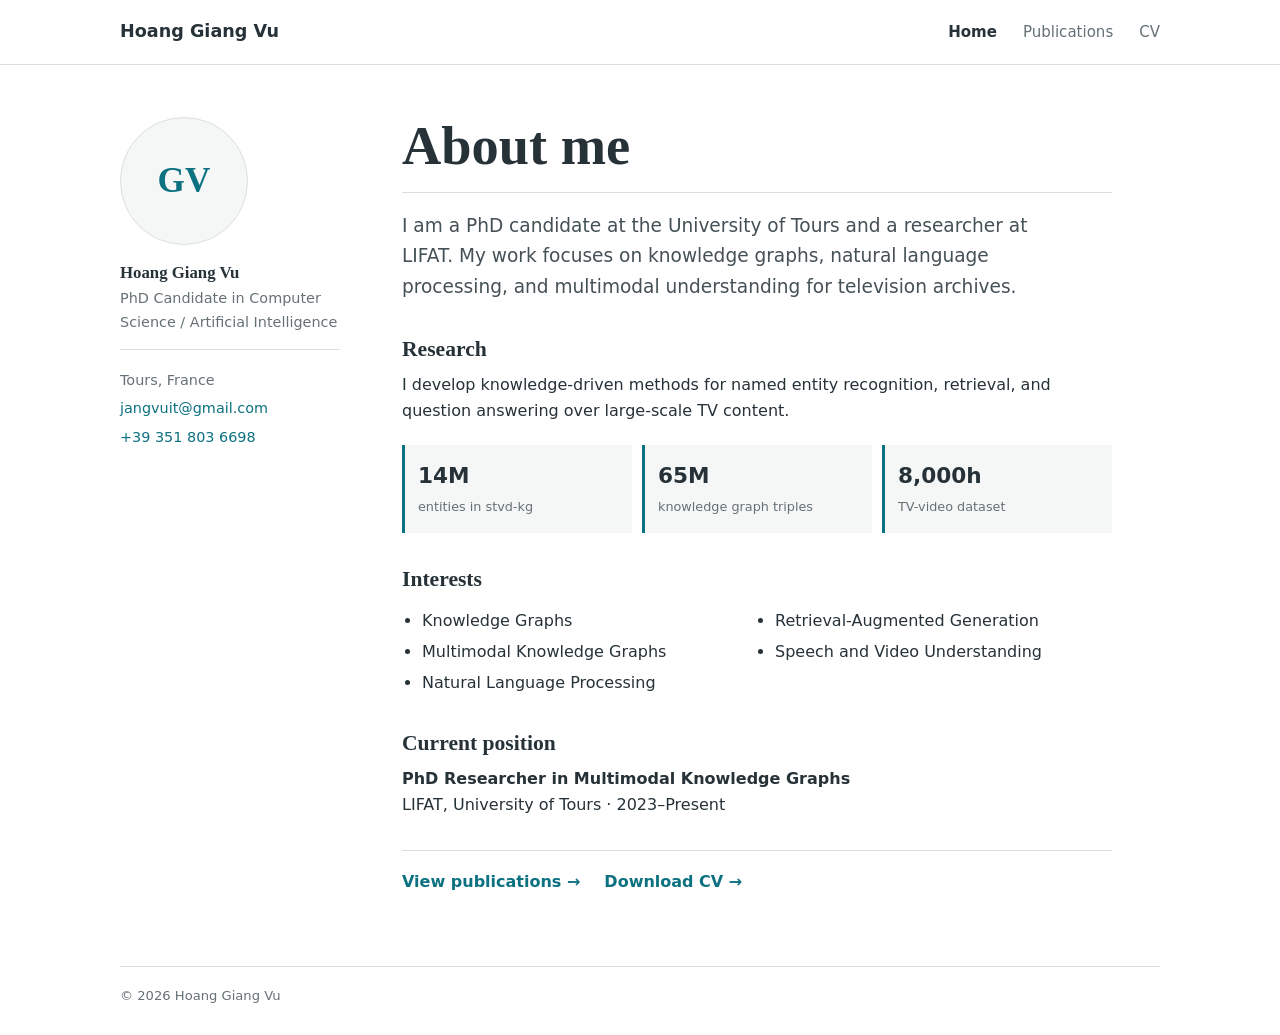
<file: index.html>
<!doctype html><html lang="en"><head><meta charset="utf-8"><meta name="viewport" content="width=device-width,initial-scale=1"><meta name="description" content="Academic profile of Hoang Giang Vu."><title>Hoang Giang Vu</title><link rel="stylesheet" href="assets/style.css"><script defer src="assets/site.js"></script></head><body>
<a class="skip" href="#content">Skip to content</a><header><nav class="wrap"><a class="name" href="index.html">Hoang Giang Vu</a><button class="toggle" aria-expanded="false" aria-controls="menu">Menu</button><div class="menu" id="menu"><a class="active" href="index.html">Home</a><a href="publications.html">Publications</a><a href="assets/CV_HoangGiangVU.pdf" target="_blank">CV</a></div></nav></header>
<div class="layout wrap"><aside class="profile"><div class="portrait" aria-hidden="true">GV</div><h2>Hoang Giang Vu</h2><p>PhD Candidate in Computer Science / Artificial Intelligence</p><ul><li>Tours, France</li><li><a href="mailto:jangvuit@gmail.com">jangvuit@gmail.com</a></li><li><a href="tel:+393518036698">+39 351 803 6698</a></li></ul></aside>
<main id="content"><h1>About me</h1><p class="lead">I am a PhD candidate at the University of Tours and a researcher at LIFAT. My work focuses on knowledge graphs, natural language processing, and multimodal understanding for television archives.</p>
<h2>Research</h2><p>I develop knowledge-driven methods for named entity recognition, retrieval, and question answering over large-scale TV content.</p><div class="facts"><div><strong>14M</strong><span>entities in stvd-kg</span></div><div><strong>65M</strong><span>knowledge graph triples</span></div><div><strong>8,000h</strong><span>TV-video dataset</span></div></div>
<h2>Interests</h2><ul class="inline-list"><li>Knowledge Graphs</li><li>Multimodal Knowledge Graphs</li><li>Natural Language Processing</li><li>Retrieval-Augmented Generation</li><li>Speech and Video Understanding</li></ul>
<h2>Current position</h2><p><strong>PhD Researcher in Multimodal Knowledge Graphs</strong><br>LIFAT, University of Tours · 2023–Present</p>
<p class="links"><a href="publications.html">View publications →</a><a href="assets/CV_HoangGiangVU.pdf" target="_blank">Download CV →</a></p></main></div>
<footer class="wrap">© <span id="year"></span> Hoang Giang Vu</footer></body></html>
</file>
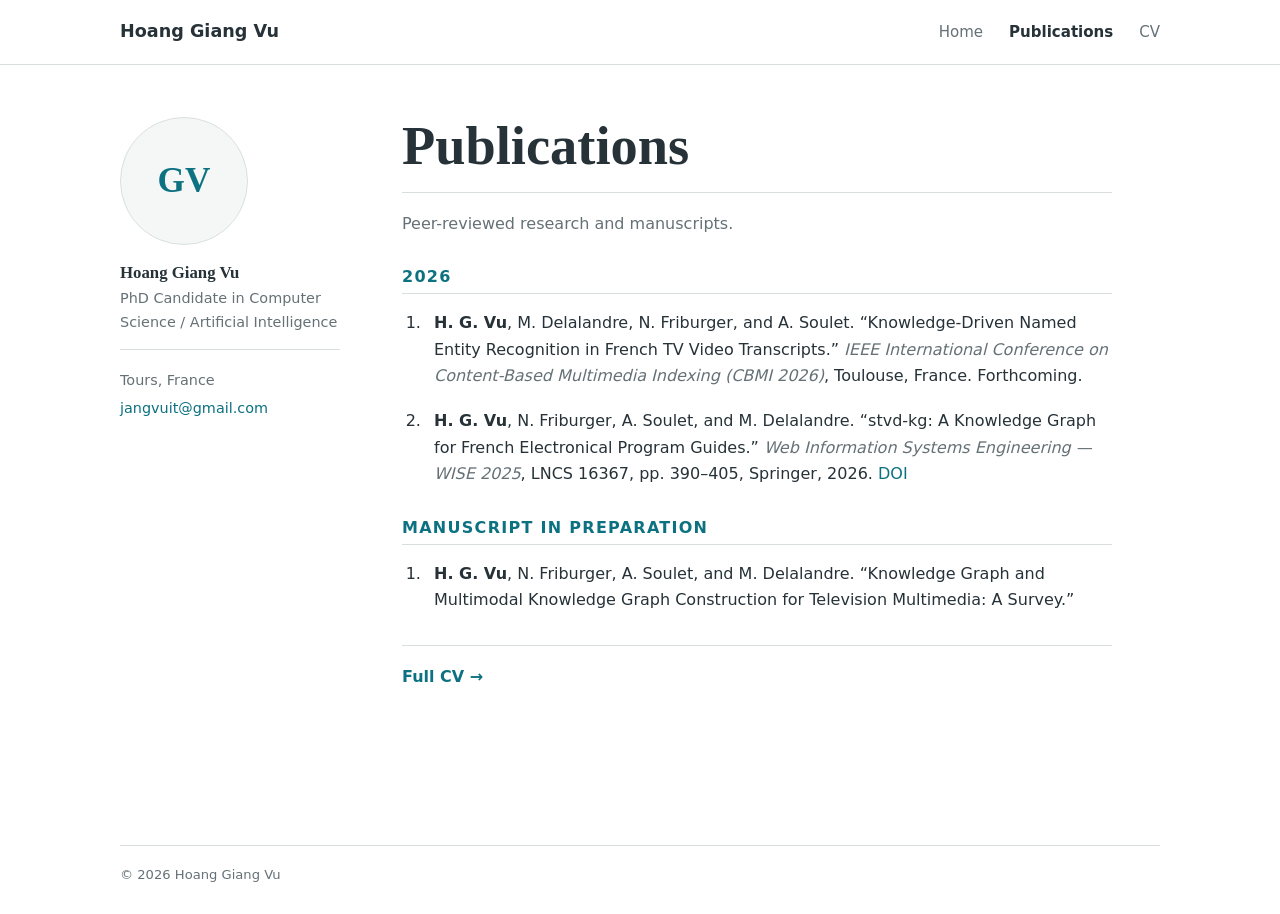
<file: publications.html>
<!doctype html><html lang="en"><head><meta charset="utf-8"><meta name="viewport" content="width=device-width,initial-scale=1"><meta name="description" content="Publications by Hoang Giang Vu."><title>Publications — Hoang Giang Vu</title><link rel="stylesheet" href="assets/style.css"><script defer src="assets/site.js"></script></head><body>
<a class="skip" href="#content">Skip to content</a><header><nav class="wrap"><a class="name" href="index.html">Hoang Giang Vu</a><button class="toggle" aria-expanded="false" aria-controls="menu">Menu</button><div class="menu" id="menu"><a href="index.html">Home</a><a class="active" href="publications.html">Publications</a><a href="assets/CV_HoangGiangVU.pdf" target="_blank">CV</a></div></nav></header>
<div class="layout wrap"><aside class="profile"><div class="portrait" aria-hidden="true">GV</div><h2>Hoang Giang Vu</h2><p>PhD Candidate in Computer Science / Artificial Intelligence</p><ul><li>Tours, France</li><li><a href="mailto:jangvuit@gmail.com">jangvuit@gmail.com</a></li></ul></aside>
<main id="content"><h1>Publications</h1><p class="lead small">Peer-reviewed research and manuscripts.</p><h2 class="year">2026</h2><ol class="publication-list"><li><strong>H. G. Vu</strong>, M. Delalandre, N. Friburger, and A. Soulet. “Knowledge-Driven Named Entity Recognition in French TV Video Transcripts.” <em>IEEE International Conference on Content-Based Multimedia Indexing (CBMI 2026)</em>, Toulouse, France. Forthcoming.</li><li><strong>H. G. Vu</strong>, N. Friburger, A. Soulet, and M. Delalandre. “stvd-kg: A Knowledge Graph for French Electronical Program Guides.” <em>Web Information Systems Engineering — WISE 2025</em>, LNCS 16367, pp. 390–405, Springer, 2026. <a href="https://doi.org/10.1007/978-981-95-7394-3_27" target="_blank">DOI</a></li></ol><h2 class="year">Manuscript in preparation</h2><ol class="publication-list"><li><strong>H. G. Vu</strong>, N. Friburger, A. Soulet, and M. Delalandre. “Knowledge Graph and Multimodal Knowledge Graph Construction for Television Multimedia: A Survey.”</li></ol><p class="links"><a href="assets/CV_HoangGiangVU.pdf" target="_blank">Full CV →</a></p></main></div><footer class="wrap">© <span id="year"></span> Hoang Giang Vu</footer></body></html>
</file>
<file: assets/style.css>
:root{--ink:#263238;--muted:#657176;--accent:#0c7180;--line:#d9dfe1;--paper:#fff;--soft:#f5f7f7;--max:1040px}*{box-sizing:border-box}html{scroll-behavior:smooth}body{margin:0;background:var(--paper);color:var(--ink);font:16px/1.65 system-ui,-apple-system,"Segoe UI",sans-serif}a{color:var(--accent);text-decoration:none}a:hover{text-decoration:underline}.wrap{width:min(calc(100% - 36px),var(--max));margin:auto}.skip{position:fixed;top:-80px;left:10px;background:#fff;padding:8px;z-index:10}.skip:focus{top:8px}header{border-bottom:1px solid var(--line);background:#fff}nav{height:64px;display:flex;align-items:center;justify-content:space-between}.name{font-size:1.1rem;font-weight:700;color:var(--ink)}.menu{display:flex;gap:26px}.menu a{color:var(--muted);font-size:.94rem}.menu a.active{color:var(--ink);font-weight:700}.toggle{display:none;border:1px solid var(--line);background:#fff;border-radius:4px;padding:6px 10px}.layout{display:grid;grid-template-columns:220px 1fr;gap:62px;padding-top:52px;padding-bottom:55px;min-height:calc(100vh - 120px)}.profile{font-size:.9rem;color:var(--muted)}.portrait{width:128px;height:128px;border-radius:50%;display:grid;place-items:center;background:var(--soft);border:1px solid var(--line);color:var(--accent);font:700 2.2rem Georgia,serif}.profile h2{font-size:1.05rem;color:var(--ink);margin:18px 0 4px}.profile p{margin:0 0 14px}.profile ul{list-style:none;padding:14px 0 0;margin:0;border-top:1px solid var(--line)}.profile li{margin:5px 0}main{max-width:710px}h1{font:700 clamp(2.2rem,5vw,3.4rem)/1.1 Georgia,serif;margin:0 0 18px;padding-bottom:15px;border-bottom:1px solid var(--line)}h2{font:700 1.35rem Georgia,serif;margin:34px 0 10px}.lead{font-size:1.16rem;color:#455156;max-width:680px}.lead.small{font-size:1rem;color:var(--muted)}p{margin:0 0 15px}.facts{display:grid;grid-template-columns:repeat(3,1fr);gap:10px;margin:20px 0 8px}.facts div{background:var(--soft);border-left:3px solid var(--accent);padding:13px}.facts strong{display:block;font-size:1.35rem}.facts span{color:var(--muted);font-size:.8rem}.inline-list{columns:2;padding-left:20px}.inline-list li{margin-bottom:5px}.links{display:flex;gap:24px;border-top:1px solid var(--line);margin-top:32px;padding-top:18px;font-weight:600}.year{font-family:inherit;font-size:1rem;text-transform:uppercase;letter-spacing:.08em;color:var(--accent);border-bottom:1px solid var(--line);padding-bottom:7px;margin-top:30px}.publication-list{padding-left:24px}.publication-list li{padding-left:8px;margin-bottom:19px}.publication-list em{color:var(--muted)}footer{border-top:1px solid var(--line);padding:18px 0 28px;color:var(--muted);font-size:.82rem}@media(max-width:720px){.toggle{display:block}.menu{display:none;position:absolute;top:56px;right:18px;background:#fff;border:1px solid var(--line);padding:10px 18px;flex-direction:column;gap:8px}.menu.open{display:flex}.layout{grid-template-columns:1fr;gap:30px;padding-top:32px}.profile{display:grid;grid-template-columns:84px 1fr;column-gap:18px;align-items:start}.portrait{width:84px;height:84px;grid-row:1/4;font-size:1.5rem}.profile h2{margin:4px 0}.profile ul{grid-column:2;border:0;padding:0}.facts{grid-template-columns:1fr 1fr}.inline-list{columns:1}}@media(max-width:430px){.facts{grid-template-columns:1fr}.links{flex-direction:column;gap:8px}}
</file>
